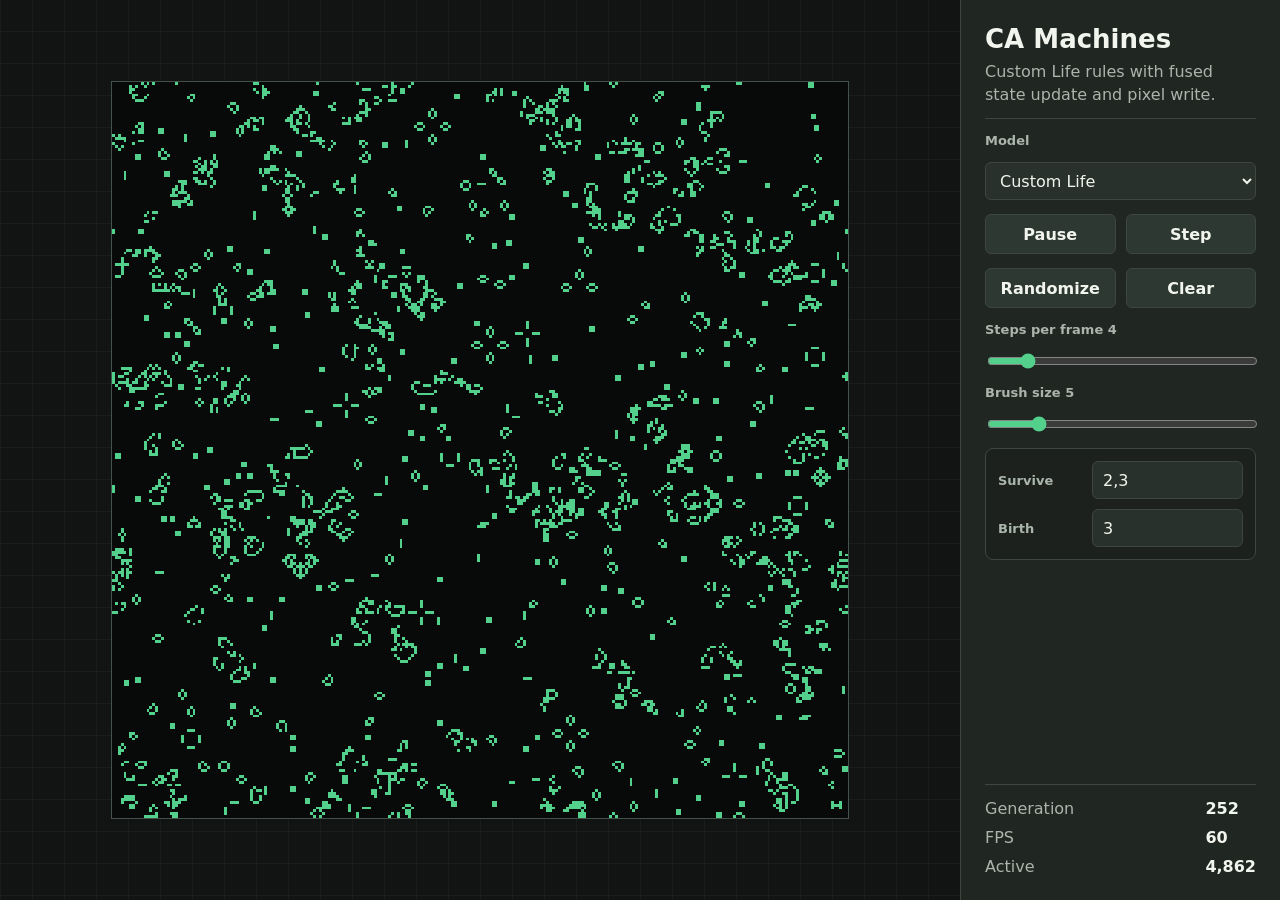
<file: browser-demo/canvas/index.html>
<!doctype html>
<html lang="en">
<head>
  <meta charset="utf-8">
  <meta name="viewport" content="width=device-width, initial-scale=1">
  <title>CA Machines Canvas Lab</title>
  <link rel="stylesheet" href="./styles.css">
</head>
<body>
  <main class="app-shell">
    <section class="sim-stage" aria-label="Cellular automata simulation">
      <canvas id="field" width="256" height="256"></canvas>
    </section>

    <aside class="control-panel" aria-label="Simulation controls">
      <div class="brand-block">
        <h1>CA Machines</h1>
        <p id="modelSummary">Fused Canvas simulation</p>
      </div>

      <label class="field-label" for="modelSelect">Model</label>
      <select id="modelSelect">
        <option value="life">Custom Life</option>
        <option value="diffusion">Diffusion</option>
        <option value="reversible">Reversible Parity</option>
        <option value="predator">Predator Prey</option>
      </select>

      <div class="button-row">
        <button id="toggleRun" type="button">Pause</button>
        <button id="stepOnce" type="button">Step</button>
      </div>

      <div class="button-row">
        <button id="randomize" type="button">Randomize</button>
        <button id="clear" type="button">Clear</button>
      </div>

      <label class="field-label" for="stepsPerFrame">Steps per frame <span id="stepsLabel">4</span></label>
      <input id="stepsPerFrame" type="range" min="1" max="24" value="4">

      <label class="field-label" for="brushSize">Brush size <span id="brushLabel">5</span></label>
      <input id="brushSize" type="range" min="1" max="24" value="5">

      <div class="rule-grid" id="lifeRules">
        <label class="field-label" for="surviveInput">Survive</label>
        <input id="surviveInput" type="text" value="2,3" inputmode="numeric">
        <label class="field-label" for="birthInput">Birth</label>
        <input id="birthInput" type="text" value="3" inputmode="numeric">
      </div>

      <div class="stats-grid">
        <span>Generation</span><strong id="generation">0</strong>
        <span>FPS</span><strong id="fps">0</strong>
        <span>Active</span><strong id="activeCount">0</strong>
      </div>
    </aside>
  </main>

  <script src="./app.js"></script>
</body>
</html>
</file>
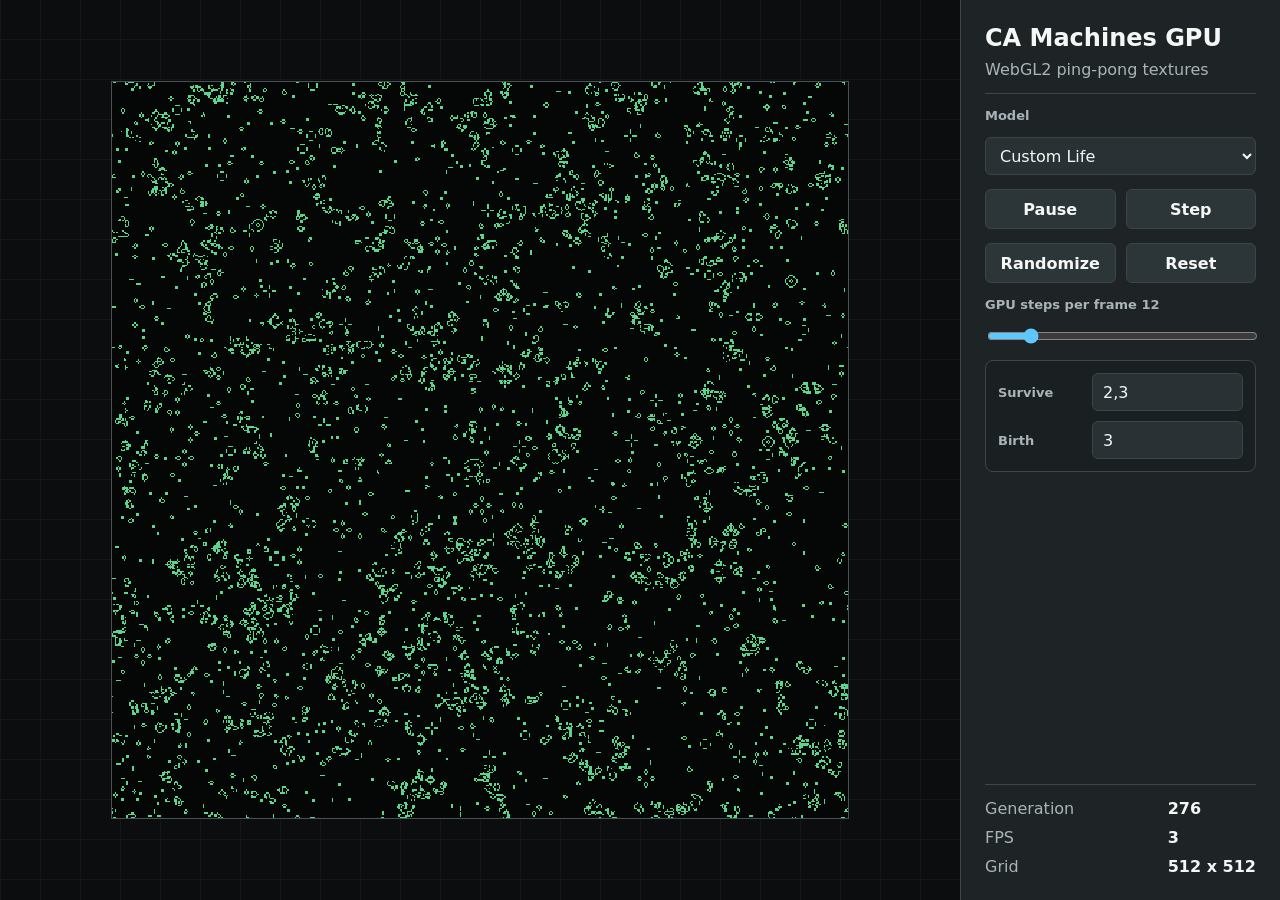
<file: browser-demo/gpu/index.html>
<!doctype html>
<html lang="en">
<head>
  <meta charset="utf-8">
  <meta name="viewport" content="width=device-width, initial-scale=1">
  <title>CA Machines GPU Lab</title>
  <link rel="stylesheet" href="./styles.css">
</head>
<body>
  <main class="app-shell">
    <section class="sim-stage" aria-label="GPU cellular automata simulation">
      <canvas id="field" width="512" height="512"></canvas>
    </section>

    <aside class="control-panel" aria-label="Simulation controls">
      <div class="brand-block">
        <h1>CA Machines GPU</h1>
        <p id="backendLabel">Initializing</p>
      </div>

      <label class="field-label" for="modelSelect">Model</label>
      <select id="modelSelect">
        <option value="0">Custom Life</option>
        <option value="1">Diffusion</option>
        <option value="2">Reversible Parity</option>
      </select>

      <div class="button-row">
        <button id="toggleRun" type="button">Pause</button>
        <button id="stepOnce" type="button">Step</button>
      </div>

      <div class="button-row">
        <button id="randomize" type="button">Randomize</button>
        <button id="resetView" type="button">Reset</button>
      </div>

      <label class="field-label" for="stepsPerFrame">GPU steps per frame <span id="stepsLabel">12</span></label>
      <input id="stepsPerFrame" type="range" min="1" max="80" value="12">

      <div class="rule-grid" id="lifeRules">
        <label class="field-label" for="surviveInput">Survive</label>
        <input id="surviveInput" type="text" value="2,3" inputmode="numeric">
        <label class="field-label" for="birthInput">Birth</label>
        <input id="birthInput" type="text" value="3" inputmode="numeric">
      </div>

      <div class="stats-grid">
        <span>Generation</span><strong id="generation">0</strong>
        <span>FPS</span><strong id="fps">0</strong>
        <span>Grid</span><strong>512 x 512</strong>
      </div>
    </aside>
  </main>

  <script src="./app.js"></script>
</body>
</html>
</file>
<file: browser-demo/canvas/styles.css>
:root {
  color-scheme: dark;
  --bg: #151716;
  --panel: #202622;
  --panel-2: #29312d;
  --text: #f1f5ee;
  --muted: #aab5ac;
  --line: #3d473f;
  --accent: #53d18c;
  --accent-2: #f0c35a;
  --danger: #e36b61;
  --blue: #55a7e8;
}

* {
  box-sizing: border-box;
}

body {
  margin: 0;
  min-height: 100vh;
  background: var(--bg);
  color: var(--text);
  font-family: Segoe UI, system-ui, -apple-system, BlinkMacSystemFont, sans-serif;
}

.app-shell {
  display: grid;
  grid-template-columns: minmax(0, 1fr) 320px;
  min-height: 100vh;
}

.sim-stage {
  display: grid;
  place-items: center;
  min-width: 0;
  padding: 24px;
  background:
    linear-gradient(90deg, rgba(255, 255, 255, 0.035) 1px, transparent 1px),
    linear-gradient(0deg, rgba(255, 255, 255, 0.035) 1px, transparent 1px),
    #111412;
  background-size: 32px 32px;
}

canvas {
  width: min(82vmin, calc(100vw - 392px));
  height: min(82vmin, calc(100vw - 392px));
  max-width: 900px;
  max-height: 900px;
  min-width: 360px;
  min-height: 360px;
  border: 1px solid #435148;
  background: #070807;
  image-rendering: pixelated;
  cursor: crosshair;
}

.control-panel {
  display: flex;
  flex-direction: column;
  gap: 14px;
  padding: 24px;
  border-left: 1px solid var(--line);
  background: var(--panel);
}

.brand-block {
  padding-bottom: 12px;
  border-bottom: 1px solid var(--line);
}

h1 {
  margin: 0 0 6px;
  font-size: 26px;
  font-weight: 700;
}

p {
  margin: 0;
  color: var(--muted);
  line-height: 1.45;
}

.field-label {
  color: var(--muted);
  font-size: 13px;
  font-weight: 600;
}

select,
input[type="text"] {
  width: 100%;
  height: 38px;
  padding: 0 10px;
  border: 1px solid var(--line);
  border-radius: 6px;
  color: var(--text);
  background: var(--panel-2);
  font: inherit;
}

input[type="range"] {
  width: 100%;
  accent-color: var(--accent);
}

.button-row {
  display: grid;
  grid-template-columns: 1fr 1fr;
  gap: 10px;
}

button {
  height: 40px;
  border: 1px solid var(--line);
  border-radius: 6px;
  color: var(--text);
  background: #2e3832;
  font: inherit;
  font-weight: 700;
  cursor: pointer;
}

button:hover {
  border-color: var(--accent);
}

button:active {
  transform: translateY(1px);
}

.rule-grid {
  display: grid;
  grid-template-columns: 84px minmax(0, 1fr);
  gap: 10px;
  align-items: center;
  padding: 12px;
  border: 1px solid var(--line);
  border-radius: 8px;
  background: rgba(0, 0, 0, 0.14);
}

.stats-grid {
  display: grid;
  grid-template-columns: 1fr auto;
  gap: 10px 14px;
  margin-top: auto;
  padding-top: 14px;
  border-top: 1px solid var(--line);
  color: var(--muted);
}

.stats-grid strong {
  color: var(--text);
  font-variant-numeric: tabular-nums;
}

@media (max-width: 880px) {
  .app-shell {
    grid-template-columns: 1fr;
  }

  .control-panel {
    border-left: 0;
    border-top: 1px solid var(--line);
  }

  canvas {
    width: min(92vw, 680px);
    height: min(92vw, 680px);
    min-width: 280px;
    min-height: 280px;
  }
}
</file>
<file: browser-demo/gpu/styles.css>
:root {
  color-scheme: dark;
  --bg: #111314;
  --panel: #1e2426;
  --panel-2: #293134;
  --text: #f4f7f5;
  --muted: #a9b4b8;
  --line: #3b4649;
  --accent: #60c6ff;
  --green: #62d88f;
  --gold: #efc85c;
  --red: #e56f66;
}

* {
  box-sizing: border-box;
}

body {
  margin: 0;
  min-height: 100vh;
  background: var(--bg);
  color: var(--text);
  font-family: Segoe UI, system-ui, -apple-system, BlinkMacSystemFont, sans-serif;
}

.app-shell {
  display: grid;
  grid-template-columns: minmax(0, 1fr) 320px;
  min-height: 100vh;
}

.sim-stage {
  display: grid;
  place-items: center;
  min-width: 0;
  padding: 24px;
  background:
    linear-gradient(90deg, rgba(255, 255, 255, 0.035) 1px, transparent 1px),
    linear-gradient(0deg, rgba(255, 255, 255, 0.035) 1px, transparent 1px),
    #0b0d0e;
  background-size: 40px 40px;
}

canvas {
  width: min(82vmin, calc(100vw - 392px));
  height: min(82vmin, calc(100vw - 392px));
  max-width: 940px;
  max-height: 940px;
  min-width: 360px;
  min-height: 360px;
  border: 1px solid #465256;
  background: #040505;
  image-rendering: pixelated;
}

.control-panel {
  display: flex;
  flex-direction: column;
  gap: 14px;
  padding: 24px;
  border-left: 1px solid var(--line);
  background: var(--panel);
}

.brand-block {
  padding-bottom: 12px;
  border-bottom: 1px solid var(--line);
}

h1 {
  margin: 0 0 6px;
  font-size: 24px;
  font-weight: 700;
}

p {
  margin: 0;
  color: var(--muted);
  line-height: 1.45;
}

.field-label {
  color: var(--muted);
  font-size: 13px;
  font-weight: 600;
}

select,
input[type="text"] {
  width: 100%;
  height: 38px;
  padding: 0 10px;
  border: 1px solid var(--line);
  border-radius: 6px;
  color: var(--text);
  background: var(--panel-2);
  font: inherit;
}

input[type="range"] {
  width: 100%;
  accent-color: var(--accent);
}

.button-row {
  display: grid;
  grid-template-columns: 1fr 1fr;
  gap: 10px;
}

button {
  height: 40px;
  border: 1px solid var(--line);
  border-radius: 6px;
  color: var(--text);
  background: #2c3639;
  font: inherit;
  font-weight: 700;
  cursor: pointer;
}

button:hover {
  border-color: var(--accent);
}

button:active {
  transform: translateY(1px);
}

.rule-grid {
  display: grid;
  grid-template-columns: 84px minmax(0, 1fr);
  gap: 10px;
  align-items: center;
  padding: 12px;
  border: 1px solid var(--line);
  border-radius: 8px;
  background: rgba(0, 0, 0, 0.14);
}

.stats-grid {
  display: grid;
  grid-template-columns: 1fr auto;
  gap: 10px 14px;
  margin-top: auto;
  padding-top: 14px;
  border-top: 1px solid var(--line);
  color: var(--muted);
}

.stats-grid strong {
  color: var(--text);
  font-variant-numeric: tabular-nums;
}

@media (max-width: 880px) {
  .app-shell {
    grid-template-columns: 1fr;
  }

  .control-panel {
    border-left: 0;
    border-top: 1px solid var(--line);
  }

  canvas {
    width: min(92vw, 720px);
    height: min(92vw, 720px);
    min-width: 280px;
    min-height: 280px;
  }
}
</file>
